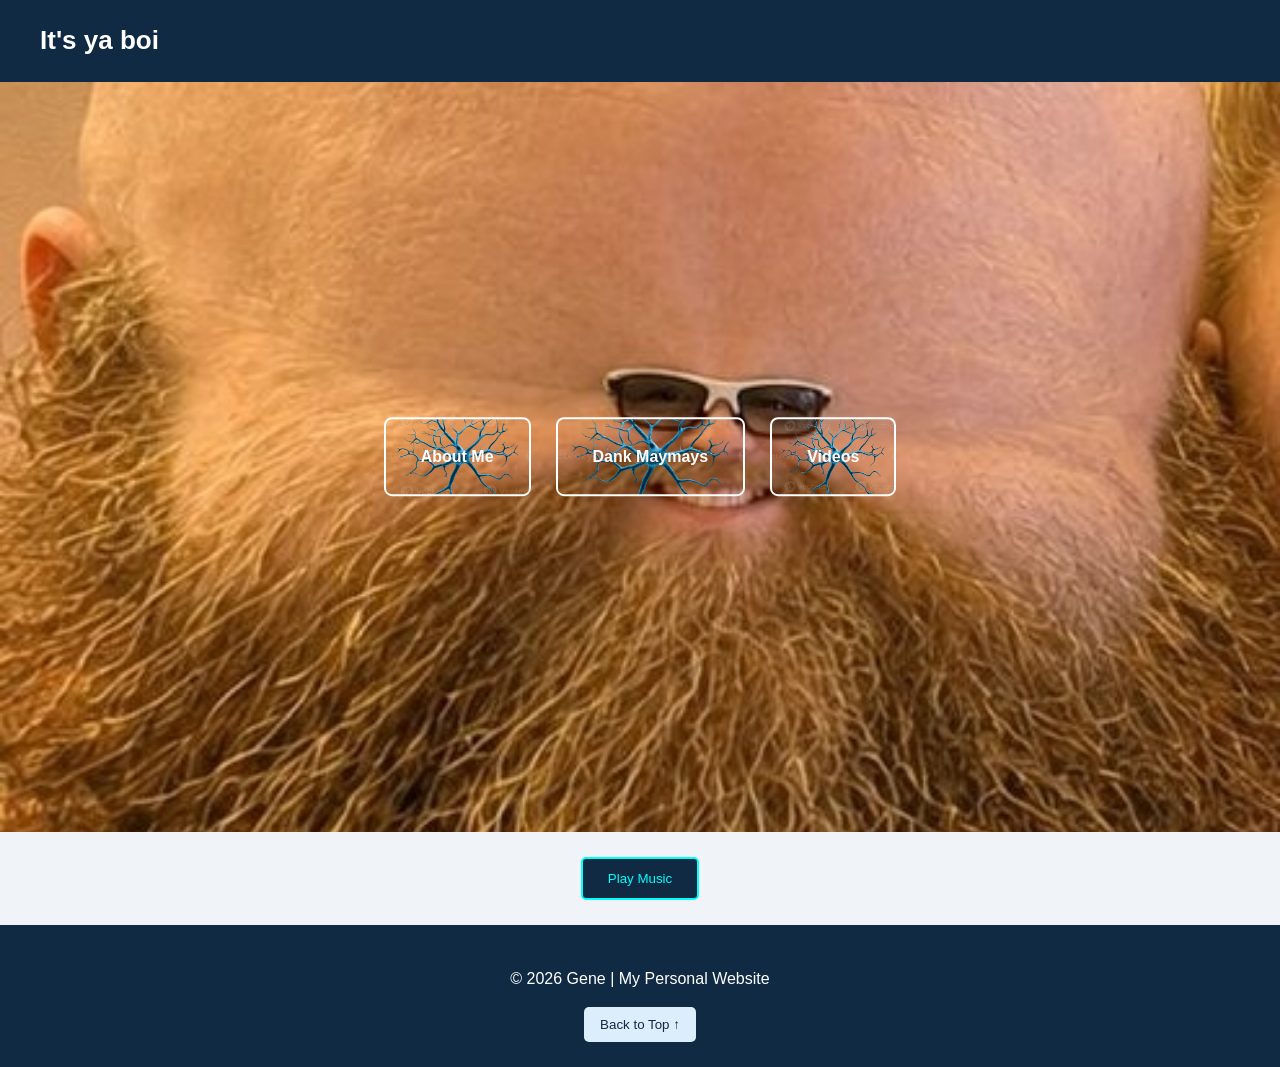
<file: index.html>
<!DOCTYPE html>
<html lang="en">
<head>
  <meta charset="UTF-8">
  <meta name="viewport" content="width=device-width, initial-scale=1.0">
  <title>Home | My Website</title>
  <link rel="stylesheet" href="css/style.css">
  <script src="js/script.js" defer></script>
</head>

<body>

<header>
  <h1>It's ya boi</h1>
</header>

<main>
  <section class="header-banner">

    <div class="banner-buttons">
      <a href="aboutme.html" class="banner-btn">About Me</a>
      <a href="memes.html" class="banner-btn">Dank Maymays</a>
      <a href="vids.html" class="banner-btn">Videos</a>
    </div>

  </section>

  <section class="music-section">
    <audio id="background-music" autoplay loop>
      <source src="chicken.mp3" type="audio/mpeg">
    </audio>

    <button id="music-button">Play Music</button>
  </section>
</main>

<footer>
  <p>&copy; 2026 Gene | My Personal Website</p>
  <button id="topButton">Back to Top ↑</button>
</footer>

</body>
</html>
</file>
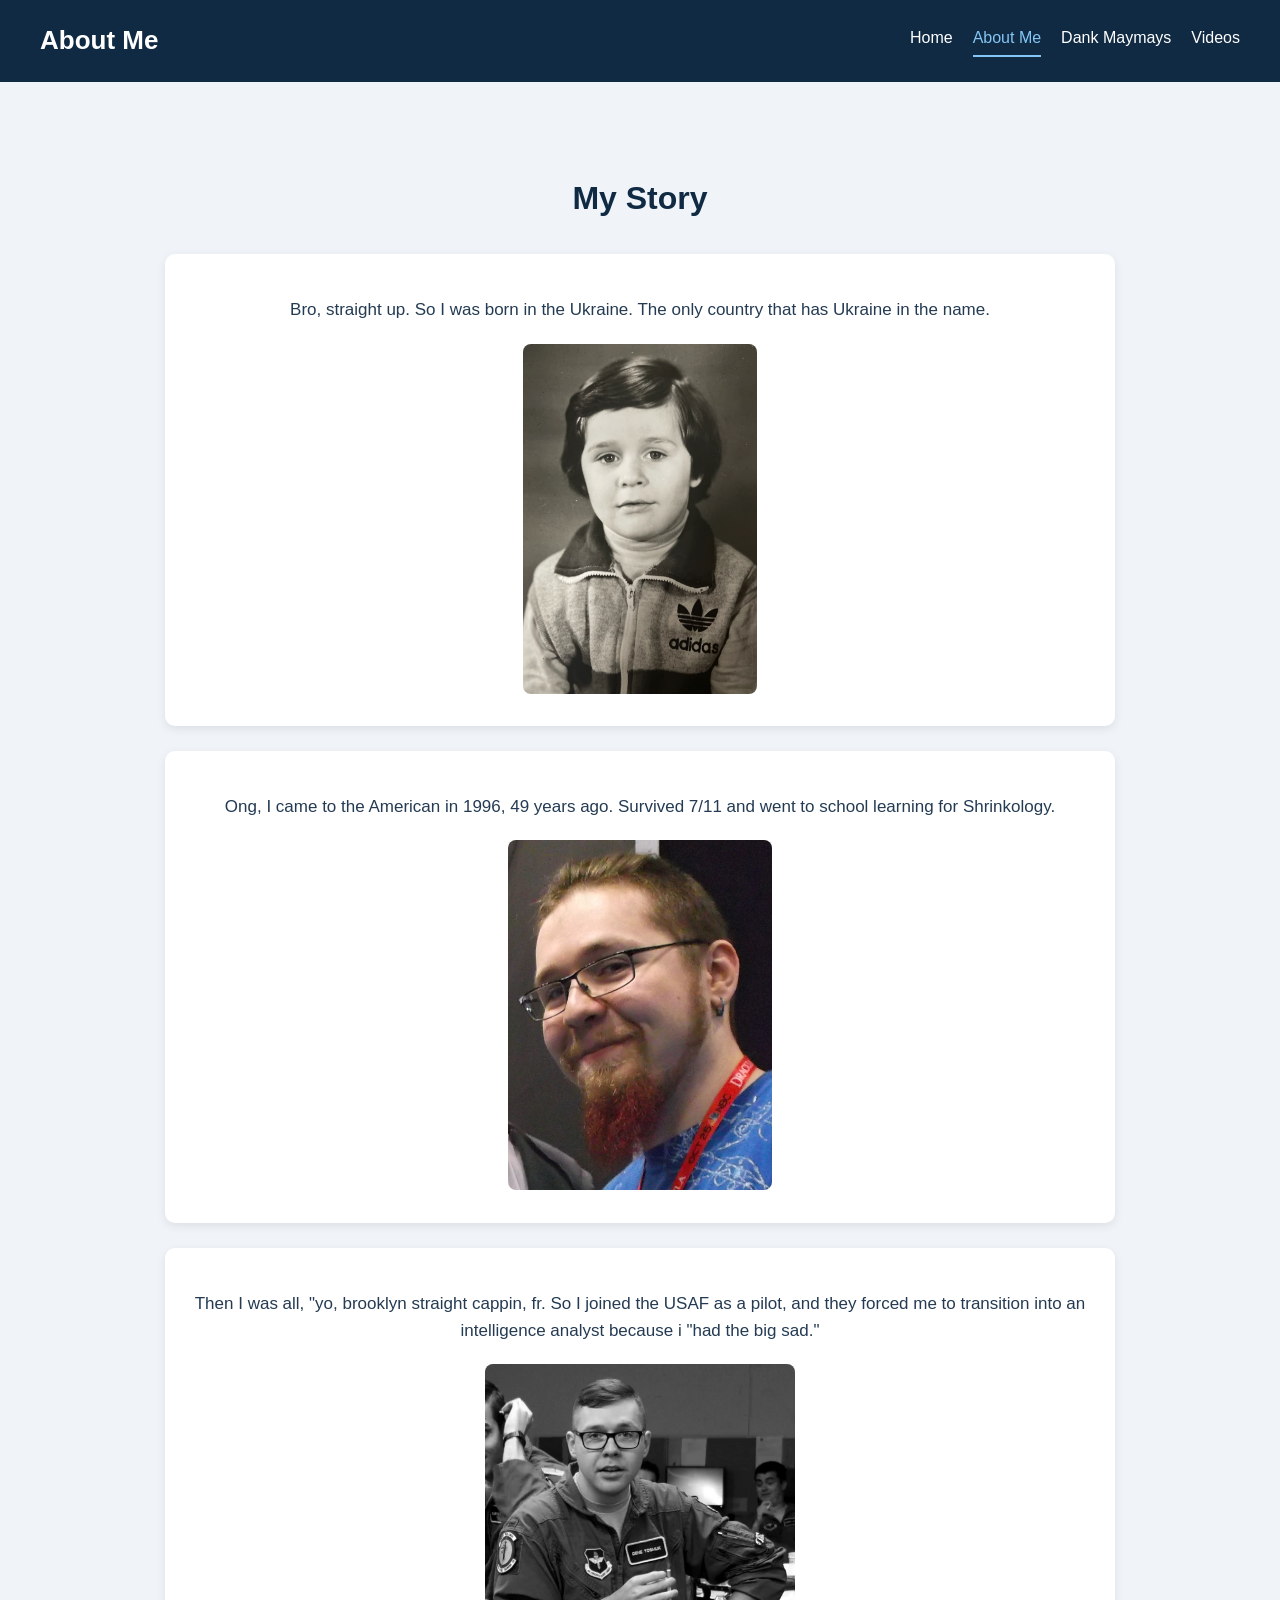
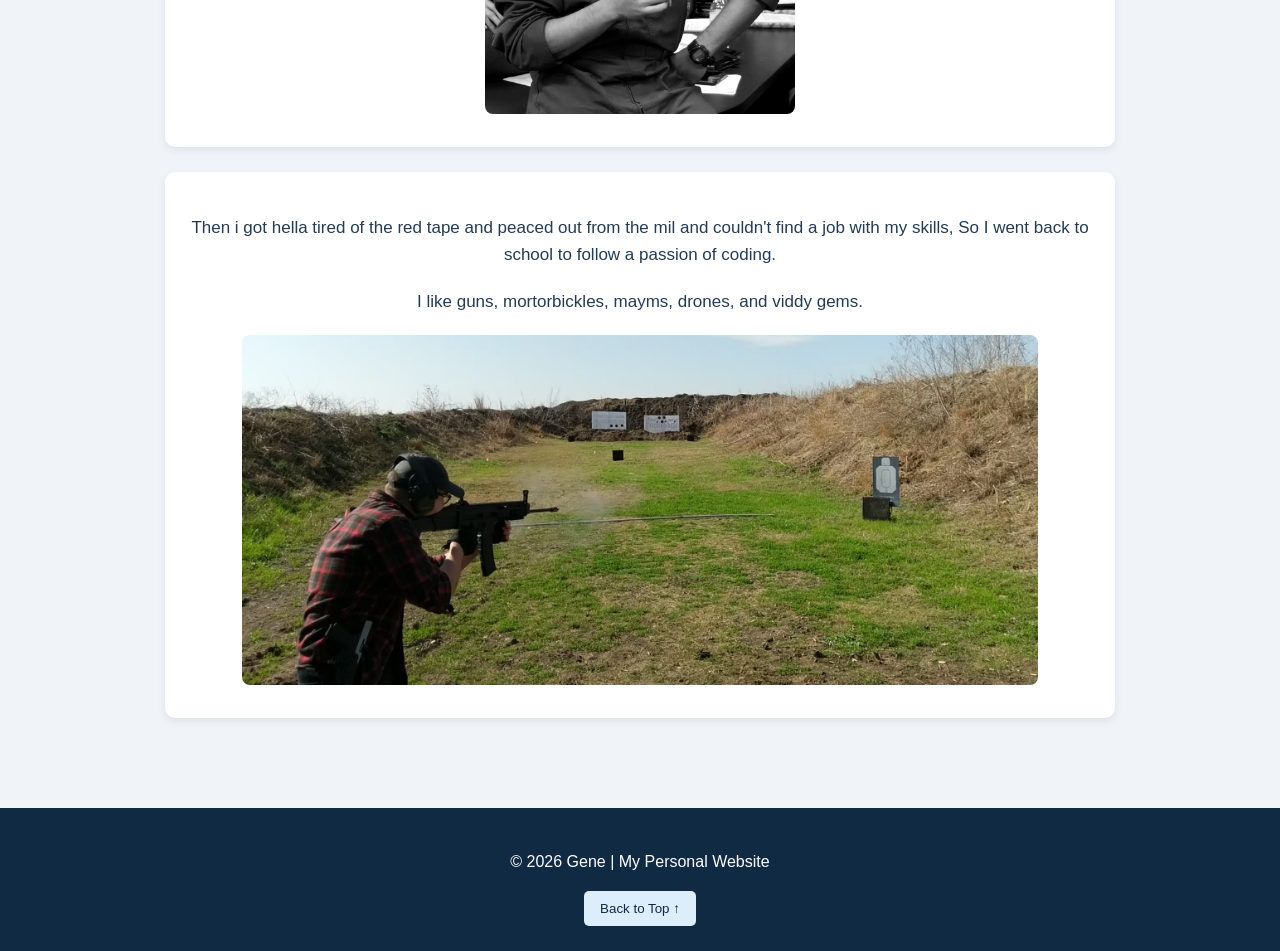
<file: aboutme.html>
<!DOCTYPE html>
<html lang="en">
<head>
  <meta charset="UTF-8">
  <meta name="viewport" content="width=device-width, initial-scale=1.0">
  <title>About Me | My Website</title>
  <link rel="stylesheet" href="css/style.css">
  <script src="js/script.js" defer></script>
</head>

<body>

<header>
  <h1>About Me</h1>

  <nav>
    <a href="index.html">Home</a>
    <a href="aboutme.html" class="active">About Me</a>
    <a href="memes.html">Dank Maymays</a>
    <a href="vids.html">Videos</a>
  </nav>
</header>

<main>

  <section class="about">

    <h2>My Story</h2>

    <div class="about-card">
      <p>Bro, straight up. So I was born in the Ukraine. The only country that has Ukraine in the name.</p>
      <img src="img/young.jpg" alt="Young me">
    </div>

    <div class="about-card">
      <p>Ong, I came to the American in 1996, 49 years ago. Survived 7/11 and went to school learning for Shrinkology.</p>
      <img src="img/youngish.png" alt="A younger picture of me">
    </div>

    <div class="about-card">
      <p>Then I was all, "yo, brooklyn straight cappin, fr. So I joined the USAF as a pilot, and they forced me to transition into an intelligence analyst because i "had the big sad."</p>
      <img src="img/military.png" alt="Military photo">
    </div>

    <div class="about-card">
      <p>Then i got hella tired of the red tape and peaced out from the mil and couldn't find a job with my skills, So I went back to school to follow a passion of coding.</p>

      <p>I like guns, mortorbickles, mayms, drones, and viddy gems.</p>
      <img src="img/guns.png" alt="One of my interests">
    </div>

  </section>

</main>

<footer>
  <p>&copy; 2026 Gene | My Personal Website</p>
  <button id="topButton">Back to Top ↑</button>
</footer>

</body>
</html>
</file>
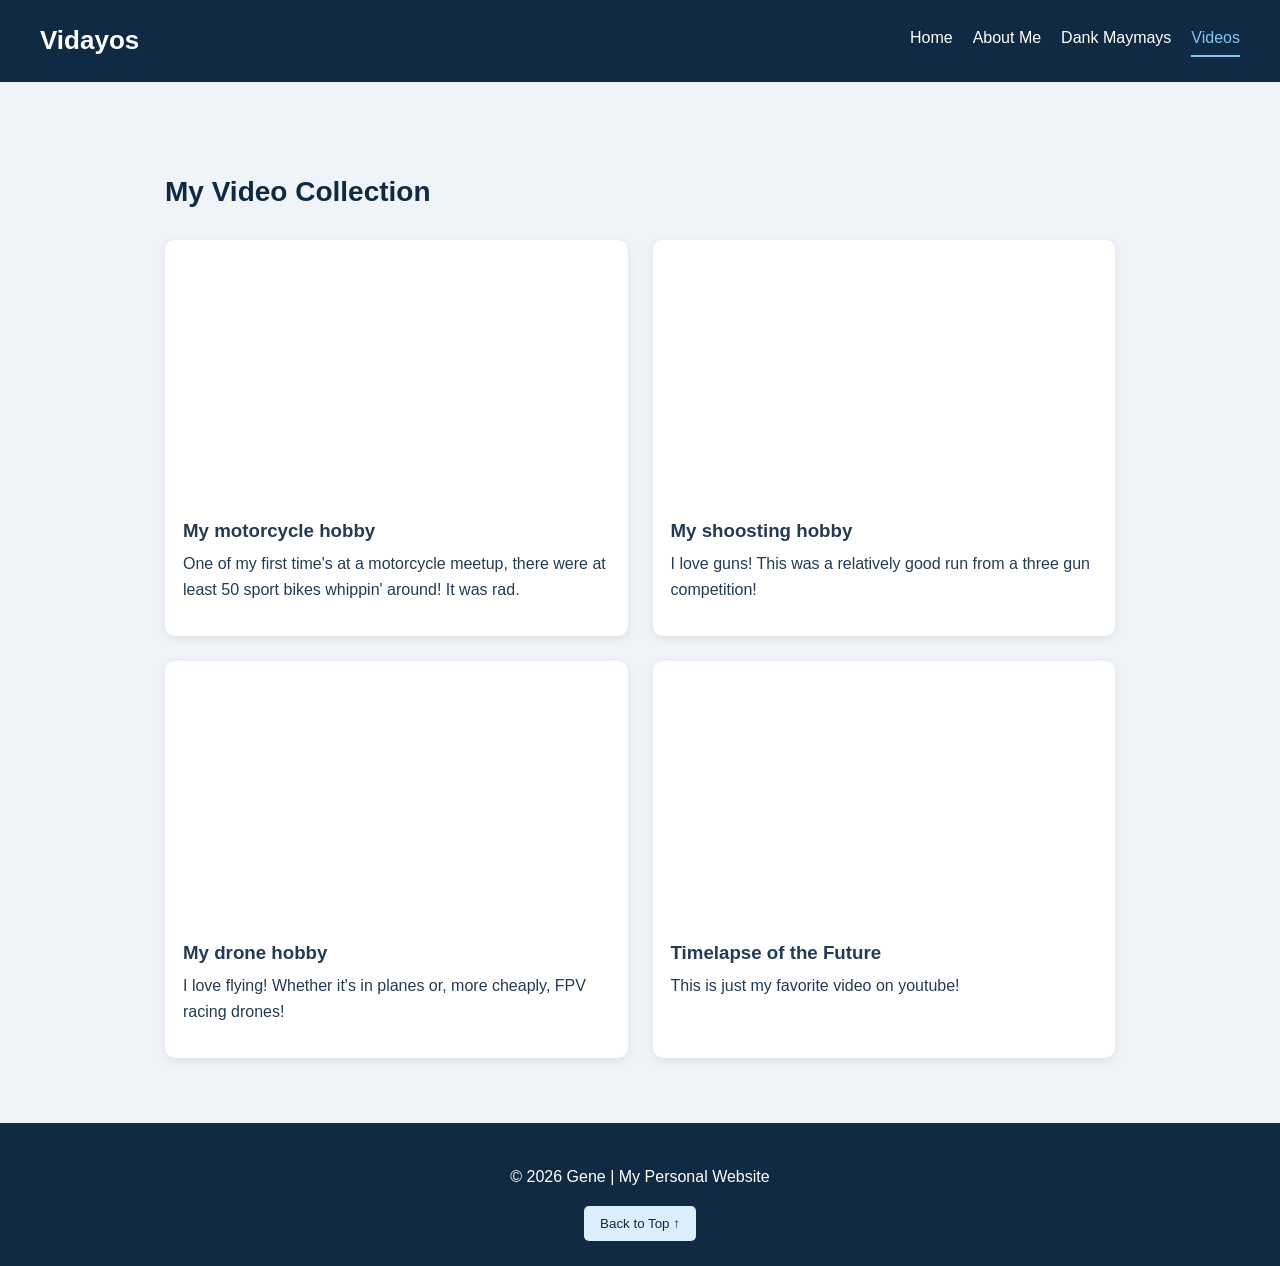
<file: vids.html>
<!DOCTYPE html>
<html lang="en">
<head>
  <meta charset="UTF-8">
  <meta name="viewport" content="width=device-width, initial-scale=1.0">
  <title>Videos | My Website</title>
  <link rel="stylesheet" href="css/style.css">
  <script src="js/script.js" defer></script>
</head>
<body>

<header>
  <h1>Vidayos</h1>

  <nav>
    <a href="index.html">Home</a>
    <a href="aboutme.html">About Me</a>
    <a href="memes.html">Dank Maymays</a>
    <a href="vids.html" class="active">Videos</a>
  </nav>
</header>

<main>
  <section class="videos">
    <h2>My Video Collection</h2>

    <div class="video-grid">

      <div class="video-card">
        <iframe
          src="https://www.youtube.com/embed/GByXgEPz4Vo?si=hEYTIlUIYXw65r1v"
          title="YouTube video 1"
          allow="accelerometer; autoplay; clipboard-write; encrypted-media; gyroscope; picture-in-picture; web-share"
          referrerpolicy="strict-origin-when-cross-origin"
          allowfullscreen>
        </iframe>
        <h3>My motorcycle hobby</h3>
        <p>One of my first time's at a motorcycle meetup, there were at least 50 sport bikes whippin' around! It was rad.</p>
      </div>

      <div class="video-card">
        <iframe
          src="https://www.youtube.com/embed/BENOrCa23DQ?si=cVP1i-ZvlQNEM_qz"
          title="YouTube video 2"
          allow="accelerometer; autoplay; clipboard-write; encrypted-media; gyroscope; picture-in-picture; web-share"
          referrerpolicy="strict-origin-when-cross-origin"
          allowfullscreen>
        </iframe>
        <h3>My shoosting hobby</h3>
        <p>I love guns! This was a relatively good run from a three gun competition!</p>
      </div>

      <div class="video-card">
        <iframe
          src="https://www.youtube.com/embed/CaemisY9k9k?si=-rgHjXsxKrUTBbuJ"
          title="YouTube video 3"
          allow="accelerometer; autoplay; clipboard-write; encrypted-media; gyroscope; picture-in-picture; web-share"
          referrerpolicy="strict-origin-when-cross-origin"
          allowfullscreen>
        </iframe>
        <h3>My drone hobby</h3>
        <p>I love flying! Whether it's in planes or, more cheaply, FPV racing drones!</p>
      </div>

      <div class="video-card">
        <iframe
          src="https://www.youtube.com/embed/uD4izuDMUQA?si=HjWx0--_41c5DSqG"
          title="YouTube video 4"
          allow="accelerometer; autoplay; clipboard-write; encrypted-media; gyroscope; picture-in-picture; web-share"
          referrerpolicy="strict-origin-when-cross-origin"
          allowfullscreen>
        </iframe>
        <h3>Timelapse of the Future</h3>
        <p>This is just my favorite video on youtube!</p>
      </div>


    </div>
  </section>
</main>

<footer>
  <p>&copy; 2026 Gene | My Personal Website</p>
  <button id="topButton">Back to Top ↑</button>
</footer>

</body>
</html>
</file>
<file: css/style.css>
/* general page */

* {
  box-sizing: border-box;
}

html {
  scroll-behavior: smooth;
}

body {
  margin: 0;
  font-family: Arial, sans-serif;
  background-color: #F0F4F8;
  color: #243B53;
  line-height: 1.6;
}

/* header and nav */

header {
  background-color: #102A43;
  color: white;
  padding: 20px 40px;

  display: flex;
  justify-content: space-between;
  align-items: center;
  flex-wrap: wrap;
  gap: 15px;
}

header h1 {
  margin: 0;
  font-size: 26px;
}

nav {
  display: flex;
  gap: 20px;
}

nav a {
  color: white;
  text-decoration: none;
  transition: 0.3s;
}

nav a:hover {
  color: #84C5F4;
}


/* intro*/

.intro {
  text-align: center;
  padding: 70px 20px;
  background-color: #DCEEFB;
}

.intro h2 {
  font-size: 38px;
  margin-bottom: 10px;
}

.intro p {
  max-width: 600px;
  margin: 0 auto 25px;
}


/* homepage banner */

.header-banner {
  position: relative;
  width: 100%;
  min-height: 750px;

  background-image: url("../img/head.jpg");
  background-size: cover;
  background-position: center;
  background-repeat: no-repeat;
}

.header-banner img {
  width: 100%;
  height: 500px;
  object-fit: cover;
  display: block;
}

/* homepage nav */

.banner-buttons {
  position: absolute;
  top: 50%;
  left: 50%;
  transform: translate(-50%, -50%);

  display: flex;
  justify-content: center;
  align-items: center;
  gap: 25px;
  width: 90%;
}

.banner-btn {
  background-image: url("../img/braincell.png");
  background-size: cover;
  background-position: center;
  background-repeat: no-repeat;

  color: white;
  text-decoration: none;
  text-align: center;

  padding: 25px 35px;
  border: 2px solid white;
  border-radius: 8px;

  font-weight: bold;
  transition: 0.3s;
}

.banner-btn:hover {
  background-color: cyan;
  color: black;
  transform: scale(1.08);
}

/* music player */

.music-section {
  text-align: center;
  padding: 25px;
}

#music-button {
  background-color: #102A43;
  color: cyan;
  border: 2px solid cyan;
  padding: 12px 25px;
  border-radius: 5px;
  cursor: pointer;
  transition: 0.3s;
}

#music-button:hover {
  background-color: cyan;
  color: black;
}

/* about/video */

.about,
.videos {
  max-width: 1000px;
  margin: 40px auto;
  padding: 25px;
}

.about h2,
.videos h2 {
  color: #102A43;
  font-size: 28px;
}

/* video grid */

.video-grid {
  display: grid;
  grid-template-columns: repeat(2, minmax(0, 1fr));
  gap: 25px;
  margin-top: 25px;
}

.video-card {
  background-color: white;
  padding: 18px;
  border-radius: 10px;
  box-shadow: 0 3px 10px #00000015;
}

.video-card iframe {
  display: block;
  width: 100%;
  aspect-ratio: 16 / 9;
  border: none;
  border-radius: 6px;
}

.video-card h3 {
  margin-bottom: 5px;
}

.video-card p {
  margin-top: 5px;
}

/* about images */

section img {
  max-width: 100%;
  height: auto;
}

/* footer */

footer {
  background-color: #102A43;
  color: white;
  text-align: center;
  padding: 25px;
}

#topButton {
  background-color: #DCEEFB;
  color: #102A43;
  border: none;
  padding: 10px 16px;
  border-radius: 5px;
  cursor: pointer;
  transition: 0.3s;
}

#topButton:hover {
  background-color: #84C5F4;
}

/* about me */

.about {
  max-width: 1000px;
  margin: 40px auto;
  padding: 25px;
}

.about h2 {
  text-align: center;
  font-size: 32px;
  color: #102A43;
  margin-bottom: 30px;
}

.about-card {
  background-color: white;
  padding: 25px;
  margin-bottom: 25px;
  border-radius: 10px;
  box-shadow: 0 3px 10px #00000015;

  text-align: center;
}

.about-card p {
  font-size: 17px;
  margin-bottom: 20px;
}

.about-card img {
  max-width: 100%;
  max-height: 350px;
  width: auto;
  height: auto;
  object-fit: contain;
  border-radius: 8px;
}

/* memes */

.memes {
  max-width: 1100px;
  margin: 40px auto;
  padding: 25px;
  text-align: center;
}

.memes h2 {
  color: #102A43;
  font-size: 32px;
  margin-bottom: 5px;
}

.memes p {
  margin-bottom: 30px;
}

.meme-grid {
  display: grid;
  grid-template-columns: repeat(2, minmax(0, 1fr));
  gap: 25px;
}

.meme-card {
  background-color: white;
  padding: 15px;
  border-radius: 10px;
  box-shadow: 0 3px 10px #00000015;
  transition: 0.3s;
  overflow: visible;
}

.meme-card img {
  width: 100%;
  height: 350px;
  object-fit: contain;
  border-radius: 6px;
  transition: transform 0.3s ease, box-shadow 0.3s ease;
}

.meme-card img:hover {
  transform: scale(2);
  cursor: pointer;
  position: relative;
  z-index: 10;
  outline: 3px solid #102A43;
  box-shadow: 0 5px 20px #00000050;
  background-color: white;
}

#random-meme-button {
  background-color: #102A43;
  color: white;
  padding: 12px 25px;
  border: 2px solid #84C5F4;
  border-radius: 6px;
  font-size: 16px;
  font-weight: bold;
  cursor: pointer;
  transition: 0.3s;
  margin-bottom: 30px;
}

#random-meme-button:hover {
  background-color: #84C5F4;
  color: #102A43;
  transform: scale(1.05);
}

.meme-popup {
  display: none;
  position: fixed;
  z-index: 100;
  left: 0;
  top: 0;
  width: 100%;
  height: 100%;
  background-color: rgba(0, 0, 0, 0.85);
  justify-content: center;
  align-items: center;
}

.meme-popup-content {
  position: relative;
  background-color: #F0F4F8;
  padding: 25px;
  border-radius: 10px;
  max-width: 700px;
  width: 90%;
  text-align: center;
}

.meme-popup-content img {
  max-width: 100%;
  max-height: 70vh;
  object-fit: contain;
  border-radius: 8px;
}

#close-meme-popup {
  position: absolute;
  top: 8px;
  right: 12px;
  background: none;
  border: none;
  font-size: 30px;
  cursor: pointer;
  color: #102A43;
}

/* Mobile layout */
@media (max-width: 650px) {
  .meme-grid {
    grid-template-columns: 1fr;
  }

  .meme-card img {
    height: auto;
    max-height: 350px;
  }
}

nav a.active {
  color: #84C5F4;
  border-bottom: 2px solid #84C5F4;
  padding-bottom: 5px;
}

/* mobile layout */

@media (max-width: 650px) {

  header {
    padding: 20px;
    flex-direction: column;
  }

  .intro h2 {
    font-size: 30px;
  }

  .header-banner {
    min-height: 550px;
  }

  .header-banner img {
    height: 350px;
  }

  .banner-buttons {
    flex-direction: column;
    gap: 15px;
  }

  .banner-btn {
    padding: 15px 30px;
    width: 180px;
  }

  .video-grid {
    grid-template-columns: 1fr;
  }

  .about,
  .videos {
    margin: 20px auto;
    padding: 20px;
  }
}
</file>
